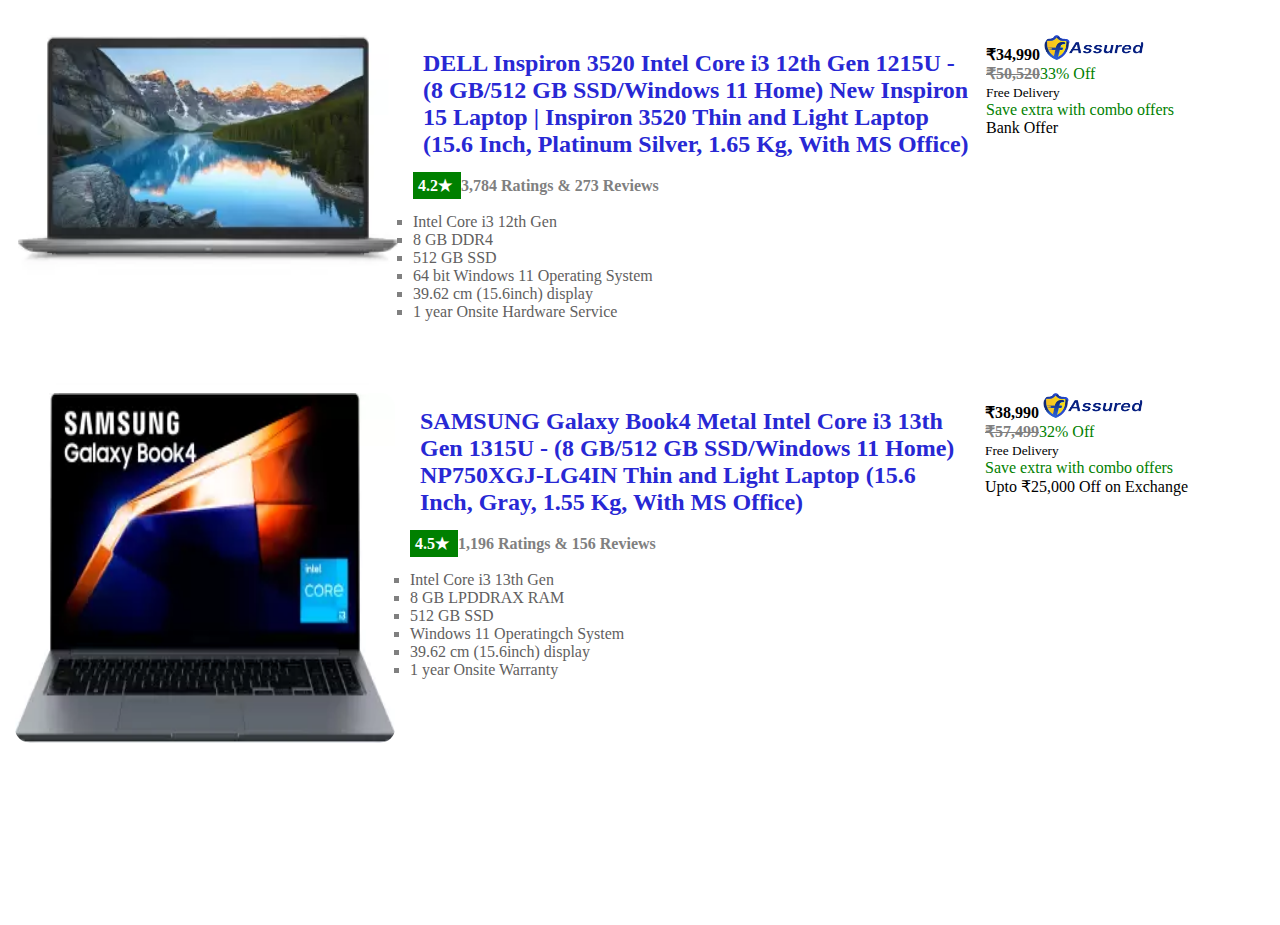
<file: index.html>
<!DOCTYPE html>
<html lang="en">
<head>
    <meta charset="UTF-8">
    <meta name="viewport" content="width=device-width, initial-scale=1.0">
    <title>Flipkart-product</title>
    <link rel="stylesheet" href="style.css">
</head>
<body>
    <div class="container">
        <div class="con-1">
            <div class="product-img">
                <a href="dell-laptop.html"><img src="dell-laptop.png" alt="Dell-Laptop"></a>
            </div>
            <div class="product-desc">
                <h2>DELL Inspiron 3520 Intel Core i3 12th Gen 1215U - (8 GB/512 GB SSD/Windows 11 Home) New Inspiron 15 Laptop | Inspiron 3520 Thin and Light Laptop  (15.6 Inch, Platinum Silver, 1.65 Kg, With MS Office)</h2><br>
                <span><p style="color: gray; font-weight: bold;"><b style="background-color: green; color: white; padding: 5px;">4.2★ </b>   3,784 Ratings & 273 Reviews</p></span><br>
                <ul>
                    <li>Intel Core i3 12th Gen </li>
                    <li>8 GB DDR4 </li>
                    <li>512 GB SSD</li>
                    <li>64 bit Windows 11 Operating System</li>
                    <li>39.62 cm (15.6inch) display</li>
                    <li>1 year Onsite Hardware Service</li>
                </ul>
            </div>
            <div class="product-price">
                <div class="price-logo">
                    <b>₹34,990</b>
                    <img src="assured.png" alt="assured"></a>
                </div>
               <span><p style="color: green;"><b><s style="color: gray;">₹50,520</s></b >33% Off</p></span>
               <small>Free Delivery</small>
               <p style="color: green;">Save extra with combo offers</p>
               <p>Bank Offer</p>
            </div>
        </div>
        <div class="con-2">
            <div class="product-img">
                <a href="sam-laptop.html"><img src="sam-laptop.png" alt="Smasung-Laptop"></a>
            </div>
            <div class="product-desc">
                <h2>SAMSUNG Galaxy Book4 Metal Intel Core i3 13th Gen 1315U - (8 GB/512 GB SSD/Windows 11 Home) NP750XGJ-LG4IN Thin and Light Laptop  (15.6 Inch, Gray, 1.55 Kg, With MS Office)</h2><br>
                <span><p style="color: gray; font-weight: bold;"><b style="background-color: green; color: white; padding: 5px;">4.5★ </b>  1,196 Ratings & 156 Reviews</p></span><br>
                <ul>
                    <li>Intel Core i3 13th Gen </li>
                    <li>8 GB LPDDRAX RAM </li>
                    <li>512 GB SSD</li>
                    <li>Windows 11 Operatingch System</li>
                    <li>39.62 cm (15.6inch) display</li>
                    <li>1 year Onsite Warranty</li>
                </ul>
            </div>
            <div class="product-price">
                <div class="price-logo">
                    <b>₹38,990</b>
                    <img src="assured.png" alt="assured">
                </div>
               <span><p style="color: green;"><b><s style="color: gray;">₹57,499</s></b>32% Off</p></span>
               <small>Free Delivery</small>
               <p style="color: green;">Save extra with combo offers</p>
               <p>Upto ₹25,000 Off on Exchange</p>
            </div>
        </div>
    </div>
</body>
</html>
</file>
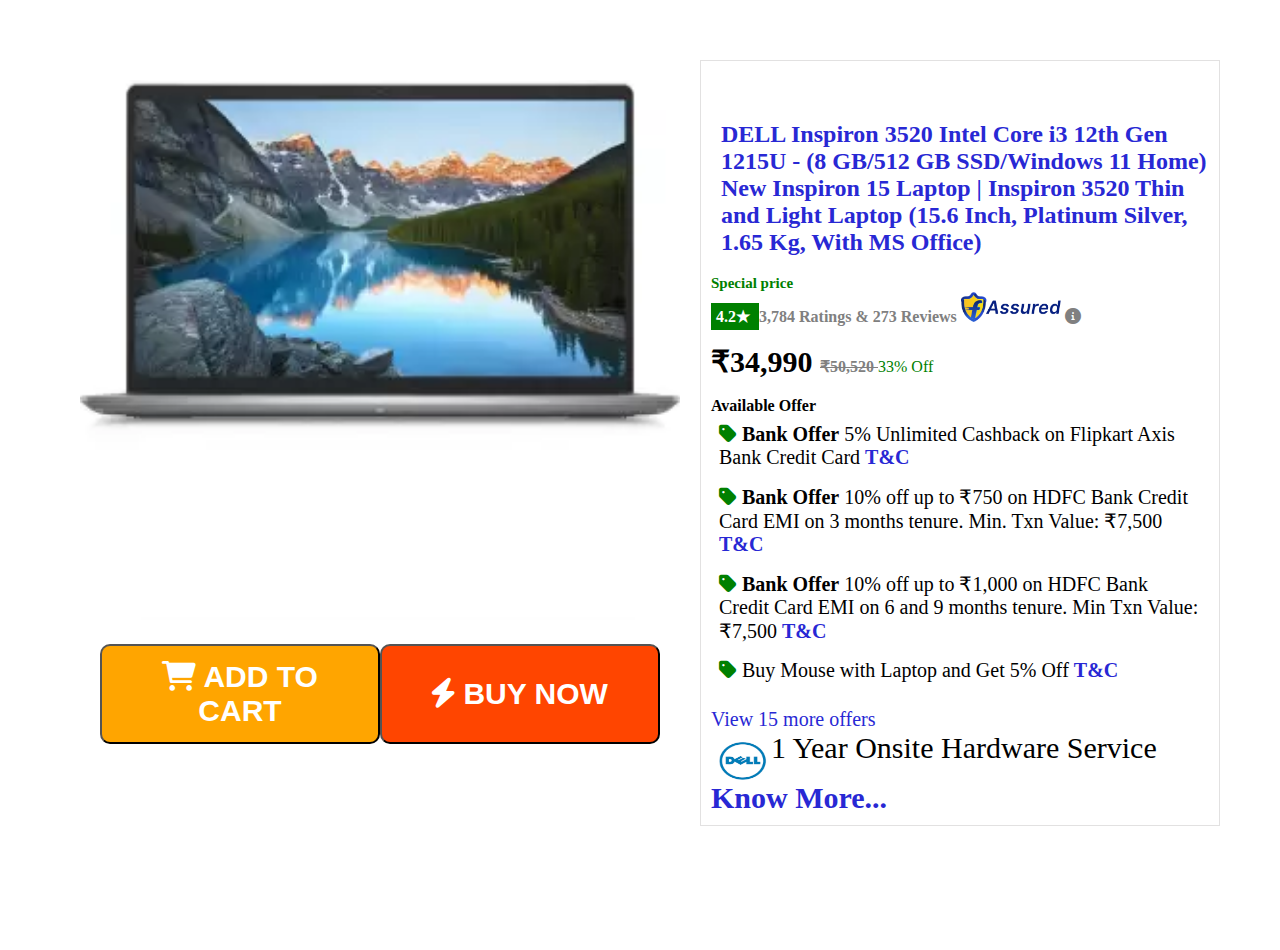
<file: dell-laptop.html>
<!DOCTYPE html>
<html lang="en">
<head>
    <meta charset="UTF-8">
    <meta name="viewport" content="width=device-width, initial-scale=1.0">
    <title>product</title>
    <link rel="stylesheet" href="dell-laptop.css">
    <link href="https://cdnjs.cloudflare.com/ajax/libs/font-awesome/6.0.0-beta3/css/all.min.css" rel="stylesheet">
</head>
<body>
    <div class="conatiner">
        <div class="left-con">
            <div class="left-img">
                <img src="dell-laptop.png" alt="Dell-Laptop">
            </div>
            <div class="left-btn">
                <button class="add-cartbtn" style="background-color: orange;"><i class="fa-solid fa-cart-shopping"></i> ADD TO CART</button><br>
                <button class="btn" style="background-color: orangered;"><i class="fa-solid fa-bolt"></i> BUY NOW</button> 
            </div>
        </div>
        <div class="right-con">
            <div class="right-text">
                <h2>DELL Inspiron 3520 Intel Core i3 12th Gen 1215U - (8 GB/512 GB SSD/Windows 11 Home) New Inspiron 15 Laptop | Inspiron 3520 Thin and Light Laptop  (15.6 Inch, Platinum Silver, 1.65 Kg, With MS Office)</h2><br>
                <b style="color: green; font-size: 15px;">Special price</b>
                <span><p style="color: gray; font-weight: bold;"><b style="background-color: green; color: white; padding: 5px;">4.2★ </b>   3,784 Ratings & 273 Reviews <img src="assured.png" alt="assured" style="height: 30px;">  <i class="fa-solid fa-circle-info"></i></p></span><br>
                <span><p style="color: green;"><b  style="font-size: 30px; color: black;"> ₹34,990 </b><b><s style="color: gray;"> ₹50,520 </s></b> 33% Off </p></span><br>
                <b>Available Offer</b><br>
                <ul>
                    <li><i class="fa-solid fa-tag" style="color: green;"></i><b> Bank Offer</b> 5% Unlimited Cashback on Flipkart Axis Bank Credit Card <b style="color: rgb(40, 40, 212);">T&C</b></li>
                    <li><i class="fa-solid fa-tag" style="color: green;"></i><b> Bank Offer</b> 10% off up to ₹750 on HDFC Bank Credit Card EMI on 3 months tenure. Min. Txn Value: ₹7,500 <b style="color: rgb(40, 40, 212);">T&C</b></li>
                    <li><i class="fa-solid fa-tag" style="color: green;"></i><b> Bank Offer</b> 10% off up to ₹1,000 on HDFC Bank Credit Card EMI on 6 and 9 months tenure. Min Txn Value: ₹7,500 <b style="color: rgb(40, 40, 212);">T&C</b></li>
                    <li><i class="fa-solid fa-tag" style="color: green;"></i> Buy Mouse with Laptop and Get 5% Off <b style="color: rgb(40, 40, 212);">T&C</b></li>
                </ul>
                <br>
                <p style="font-size: 20px;color: rgb(40, 40, 212);"> View 15 more offers</p>
                <div class="dell-logo">
                    <img src="delllogo.png" alt="logo">
                    <p style="font-size: 30px;">1 Year Onsite Hardware Service</p><br>
                </div>
                <b style="color: rgb(40, 40, 212); font-size: 30px;">Know More...</b>
            </div>
        </div>
    </div>
</body>
</html>
</file>
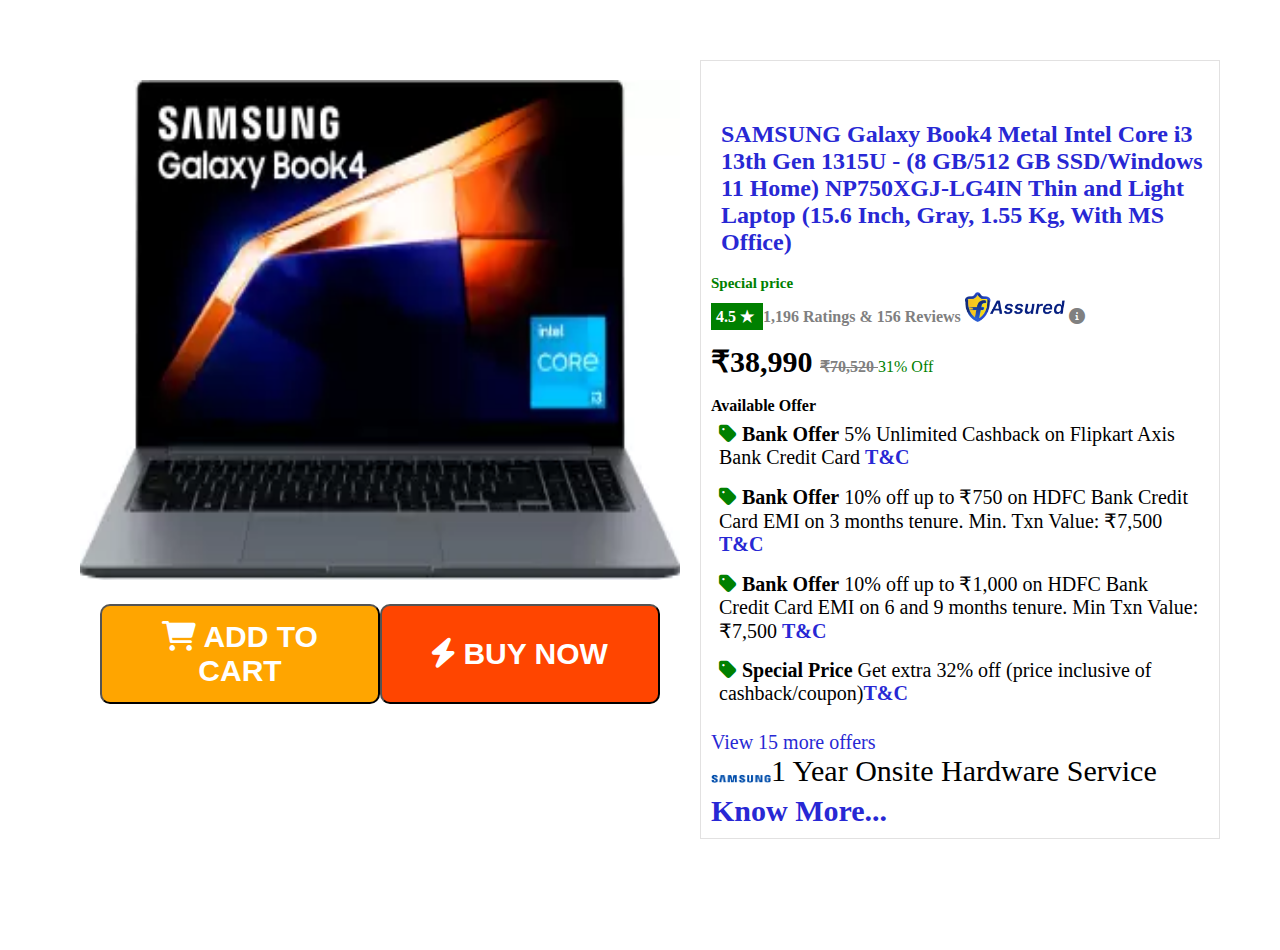
<file: sam-laptop.html>
<!DOCTYPE html>
<html lang="en">
<head>
    <meta charset="UTF-8">
    <meta name="viewport" content="width=device-width, initial-scale=1.0">
    <title>product</title>
    <link rel="stylesheet" href="sam-laptop.css">
    <link href="https://cdnjs.cloudflare.com/ajax/libs/font-awesome/6.0.0-beta3/css/all.min.css" rel="stylesheet">
</head>
<body>
    <div class="conatiner">
        <div class="left-con">
            <div class="left-img">
                <img src="sam-laptop.png" alt="Samsung-Laptop">
            </div>
            <div class="left-btn">
                <button class="add-cartbtn" style="background-color: orange;"><i class="fa-solid fa-cart-shopping"></i> ADD TO CART</button><br>
                <button class="btn" style="background-color: orangered;"><i class="fa-solid fa-bolt"></i> BUY NOW</button> 
            </div>
        </div>
        <div class="right-con">
            <div class="right-text">
                <h2>SAMSUNG Galaxy Book4 Metal Intel Core i3 13th Gen 1315U - (8 GB/512 GB SSD/Windows 11 Home) NP750XGJ-LG4IN Thin and Light Laptop  (15.6 Inch, Gray, 1.55 Kg, With MS Office)</h2><br>
                <b style="color: green; font-size: 15px;">Special price</b>
                <span><p style="color: gray; font-weight: bold;"><b style="background-color: green; color: white; padding: 5px;">4.5 ★ </b>   1,196 Ratings & 156 Reviews <img src="assured.png" alt="assured" style="height: 30px;">  <i class="fa-solid fa-circle-info"></i></p></span><br>
                <span><p style="color: green;"><b  style="font-size: 30px; color: black;"> ₹38,990 </b><b><s style="color: gray;"> ₹70,520 </s></b> 31% Off </p></span><br>
                <b>Available Offer</b><br>
                <ul>
                    <li><i class="fa-solid fa-tag" style="color: green;"></i><b> Bank Offer</b> 5% Unlimited Cashback on Flipkart Axis Bank Credit Card <b style="color: rgb(40, 40, 212);">T&C</b></li>
                    <li><i class="fa-solid fa-tag" style="color: green;"></i><b> Bank Offer</b> 10% off up to ₹750 on HDFC Bank Credit Card EMI on 3 months tenure. Min. Txn Value: ₹7,500 <b style="color: rgb(40, 40, 212);">T&C</b></li>
                    <li><i class="fa-solid fa-tag" style="color: green;"></i><b> Bank Offer</b> 10% off up to ₹1,000 on HDFC Bank Credit Card EMI on 6 and 9 months tenure. Min Txn Value: ₹7,500 <b style="color: rgb(40, 40, 212);">T&C</b></li>
                    <li><i class="fa-solid fa-tag" style="color: green;"></i><b> Special Price</b> Get extra 32% off (price inclusive of cashback/coupon)<b style="color: rgb(40, 40, 212);">T&C</b></li>
                </ul>
                <br>
                <p style="font-size: 20px;color: rgb(40, 40, 212);"> View 15 more offers</p>
                <div class="dell-logo">
                    <img src="sam-logo.png" alt="logo">
                    <p style="font-size: 30px;"> 1 Year Onsite Hardware Service</p><br>
                </div>
                <b style="color: rgb(40, 40, 212); font-size: 30px;">Know More...</b>
            </div>
        </div>
    </div>
</body>
</html>
</file>
<file: style.css>
*{
    margin:0;
    padding:0;
}
html,body{
    height:100%;
    width:100%;
    font-family :Cambria, Cochin, Georgia, Times, 'Times New Roman', serif
}

/* main container */
.container{
    margin:5px;
    margin-top: 25px;
    padding:10px;
}
.con-1{
    display: flex;
    padding-left: 3px;
    justify-content:space-between;
}
.product-desc{
    height: 280px;
    width: 600px;
    padding: 15px;
}

img{
    height: 350px;
    width: 380px;
    border-radius: 15px;
}

h2{
    color: rgb(40, 40, 212);
    font-size: 24px;
    font-weight: bold;
    margin-left: 10px;
}

ul{
    list-style-type: square;

}

ul li ::marker{
    color: gray;
    font-size: 1.5rem;
}

.product-price {
    height: 200px;
    width: 300px;
}

.price-logo img{
    height: 25px;
    width: 100px;
    margin-right: 10px;
}
.con-2{
    display: flex;
    margin: 4px 0px;
    justify-content:space-between;
}

li::marker {
    color: grey;
  }

li {
    color: rgb(97, 96, 96);
}
</file>
<file: dell-laptop.css>
*{
    margin: 0;
    padding: 0;
}
html, body{
    height: 100%;
    width: 100%;
    font-family:Cambria, Cochin, Georgia, Times, 'Times New Roman', serif
}

/* main container */
.conatiner{
    margin: 50px 50px;
    padding: 10px;
    display: flex;
}

/* left container */
.left-con{
    height: 500px;
    width: 1300px;
    padding: 20px;
}

.left-con img{
    height: 100%;
    width: 100%;
}

.left-btn{
    margin-top: 10px;
    padding: 10px 20px;
    cursor: pointer;
    display: flex;
    justify-content: space-around;
}

button{
    color: white;
    padding: 10px 20px;
    cursor: pointer;
    height: 100px;
    width: 280px;
    border-radius: 10px;
    font-weight: bold;
    font-size: 30px;
}

.right-con{
    padding-right: 20px;
    border: 1px solid rgb(226, 225, 225);
    padding: 10px;
}

h2{
    margin-top: 50px;
    color: rgb(40, 40, 212);
    font-size: 24px;
    font-weight: bold;
    margin-left: 10px;
}

li{
    padding: 8px;
    font-size: 20px;
}

ul{
    list-style-type: none;
}

ul li ::marker{
    color: gray;
    font-size: 1.5rem;
}

.dell-logo{
    display: flex;
}

.dell-logo img{
    height: 40px;
    width: 60px;
    margin-top: 10px;
}
</file>
<file: sam-laptop.css>
*{
    margin: 0;
    padding: 0;
}
html, body{
    height: 100%;
    width: 100%;
    font-family:Cambria, Cochin, Georgia, Times, 'Times New Roman', serif
}

/* main container */
.conatiner{
    margin: 50px 50px;
    padding: 10px;
    display: flex;
}

/* left container */
.left-con{
    height: 500px;
    width: 1300px;
    padding: 20px;
}

.left-con img{
    height: 500px;
    width: 100%;
}

.left-btn{
    margin-top: 10px;
    padding: 10px 20px;
    cursor: pointer;
    display: flex;
    justify-content: space-around;
}

button{
    color: white;
    padding: 10px 20px;
    cursor: pointer;
    height: 100px;
    width: 280px;
    border-radius: 10px;
    font-weight: bold;
    font-size: 30px;
}

.right-con{
    padding-right: 20px;
    border: 1px solid rgb(226, 225, 225);
    padding: 10px;
}

h2{
    margin-top: 50px;
    color: rgb(40, 40, 212);
    font-size: 24px;
    font-weight: bold;
    margin-left: 10px;
}

li{
    padding: 8px;
    font-size: 20px;
}

ul{
    list-style-type: none;
}

ul li ::marker{
    color: gray;
    font-size: 1.5rem;
}

.dell-logo{
    display: flex;
}

.dell-logo img{
    height: 30px;
    width: 60px;
    margin-top: 10px;
}
</file>
